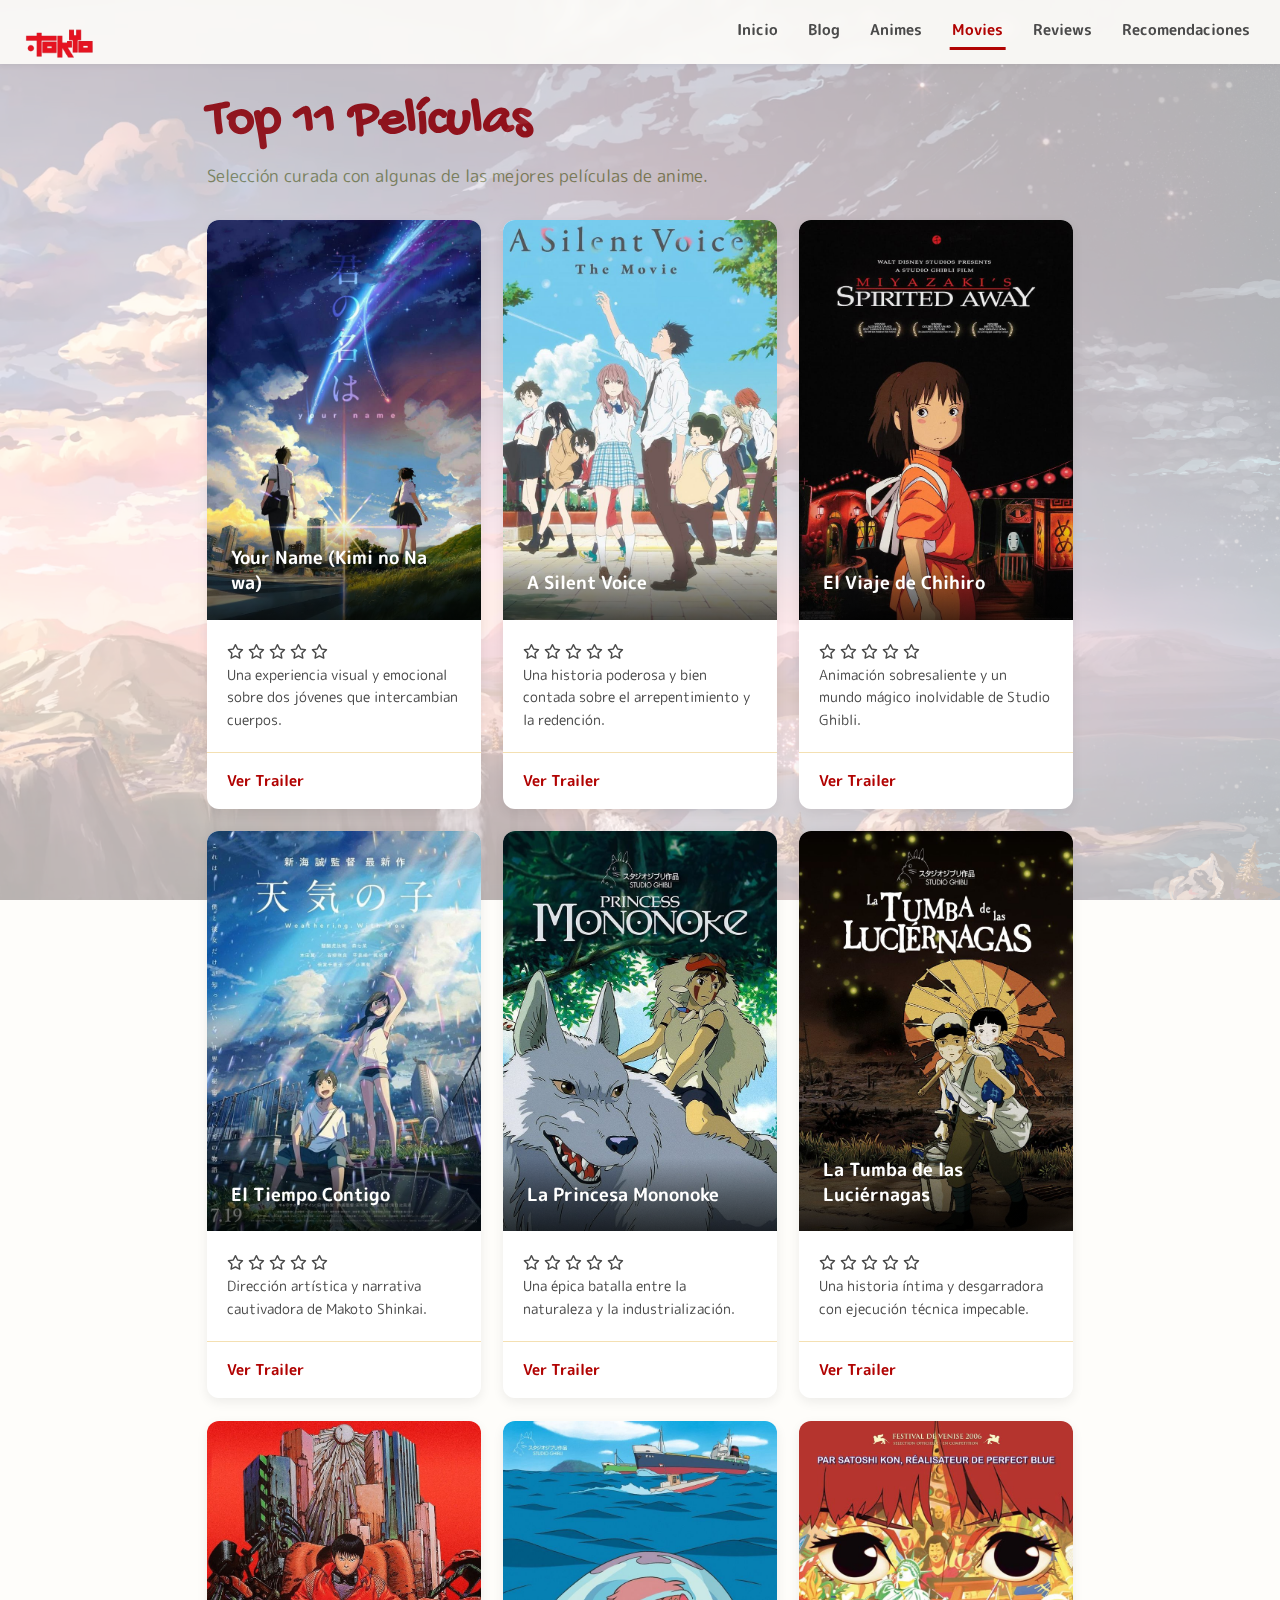
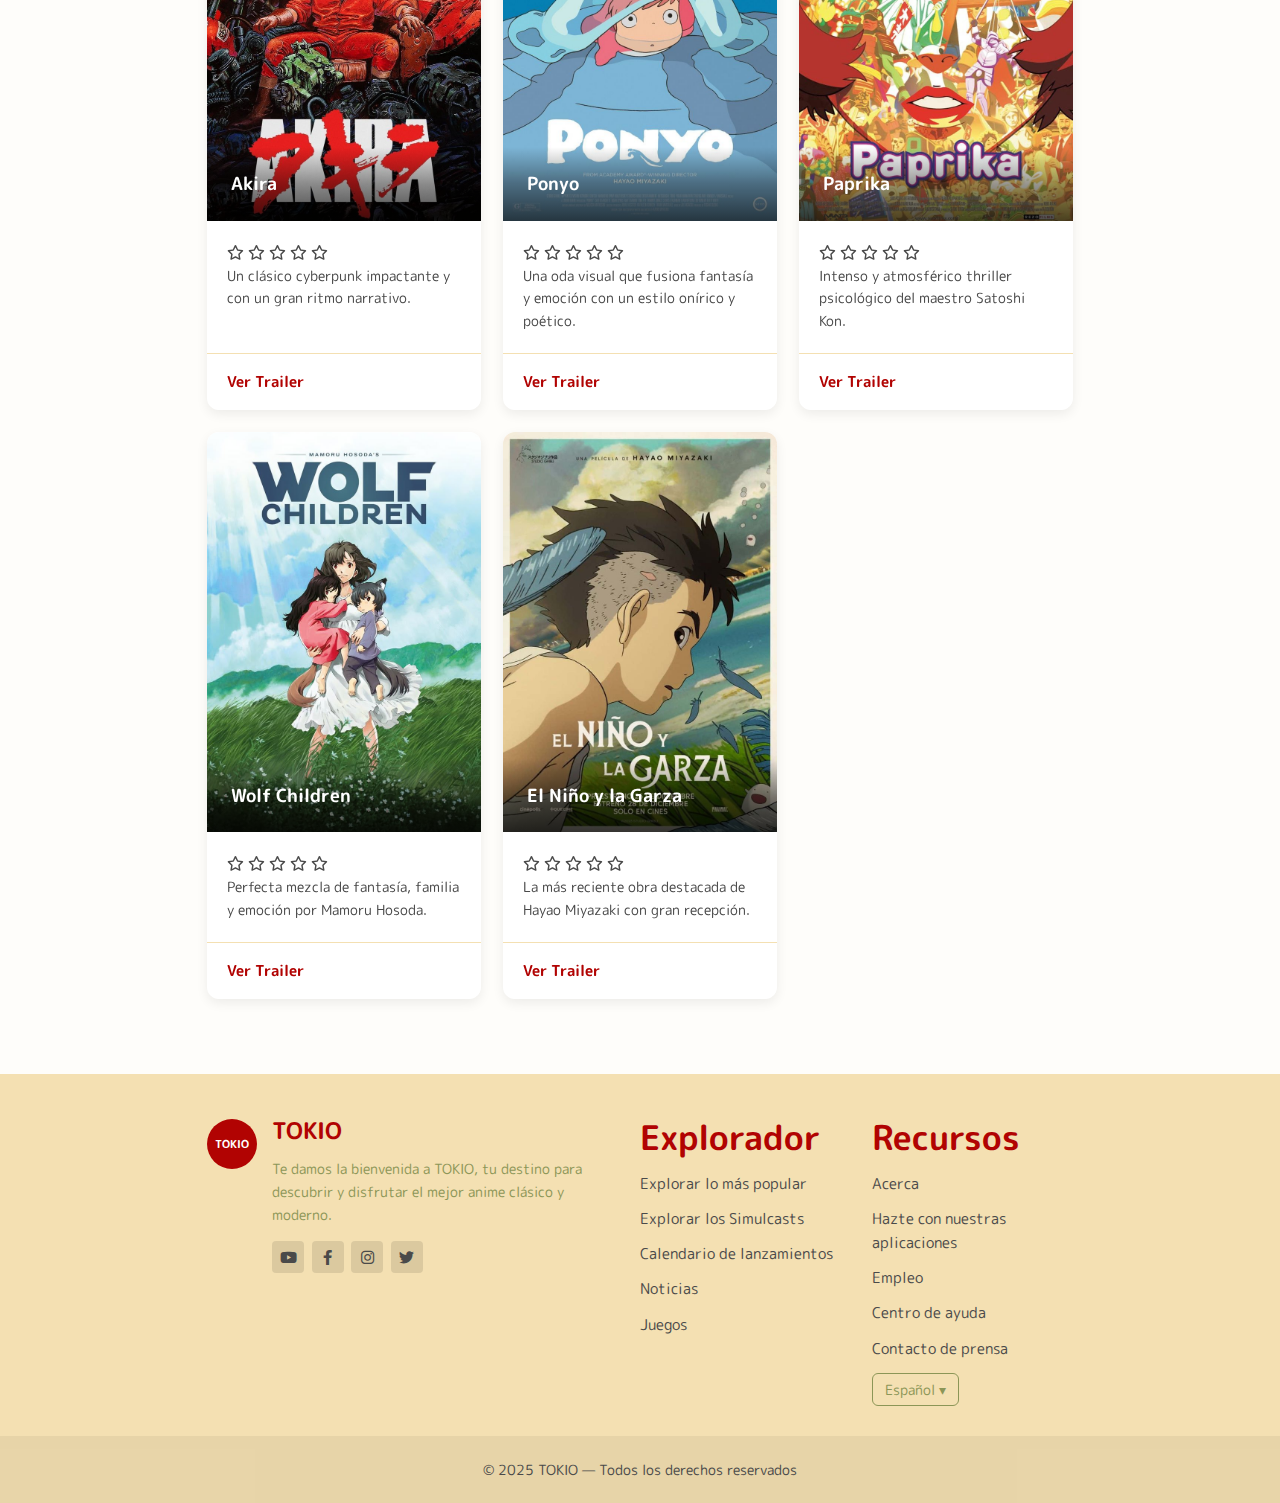
<file: movies.html>
<!DOCTYPE html>
<html lang="es">
<head>
    <meta charset="UTF-8">
    <meta name="viewport" content="width=device-width, initial-scale=1.0">
    <title>Anime Movies - Tokyo Site</title>
    
    <link rel="stylesheet" href="https://cdnjs.cloudflare.com/ajax/libs/materialize/1.0.0/css/materialize.min.css">
    
    <link rel="stylesheet" href="https://cdnjs.cloudflare.com/ajax/libs/font-awesome/6.0.0/css/all.min.css" integrity="sha512-9usAa10IRO0HhonpyAIVpjrylPvoDwiPUiKdWk5t3PyolY1cOd4DSE0Ga+ri4AuTroPR5aQvXU9xC6qOPnzFeg==" crossorigin="anonymous" referrerpolicy="no-referrer" />
    
    <style>
        /* --- Contenido de css/globals.css --- */

        /* 1. IMPORTACIÓN DE FUENTES */
        @import url('https://fonts.googleapis.com/css2?family=Gochi+Hand&family=M+PLUS+Rounded+1c:wght@400;700&display=swap');

        :root {
            --color-primary: #b10302;
            --color-secondary: #8c9657;
            --color-accent: #f4e0b2;
            --color-background: #fefdfa;
            --color-white: #ffffff;
            --color-text: #4a4a4a;
            --color-text-muted: #8c9657;
            
            --font-body: 'M PLUS Rounded 1c', sans-serif;
            --font-heading: 'Gochi Hand', cursive;
        }

        /* 2. RESET Y GLOBALES */
        body {
            font-family: var(--font-body);
            background-color: var(--color-background);
            color: var(--color-text);
            line-height: 1.6;
            margin: 0;
            padding-top: 60px; /* Espacio para la nav fija */
        }

        h1, h2, h3, h4, h5, h6 {
            margin-top: 0;
            font-weight: 700;
        }

        h1 {
            font-family: var(--font-heading);
            font-size: 3.5rem;
            color: var(--color-primary);
            line-height: 1.2;
        }

        h2 {
            font-family: var(--font-heading);
            font-size: 2.5rem;
            color: var(--color-text);
            border-bottom: 2px solid var(--color-accent);
            padding-bottom: 5px;
            margin-bottom: 15px;
        }

        h3 {
            font-size: 1.25rem;
            color: var(--color-text);
        }

        a {
            color: var(--color-primary);
            text-decoration: none;
        }

        a:hover {
            text-decoration: underline;
        }

        img {
            max-width: 100%;
            height: auto;
            display: block;
        }

        .container {
            max-width: 1200px;
            margin: 0 auto;
            padding: 2rem 1rem;
        }

        .muted {
            color: var(--color-text-muted);
            font-size: 0.95rem;
        }

        section {
            margin-bottom: 3rem;
        }
        
        /* Ajuste para subtítulo de H1 */
        .container > .muted {
            font-size: 1.1rem;
            margin-top: -1rem;
            margin-bottom: 2rem;
            display: block;
        }

        /* 3. BARRA DE NAVEGACIÓN (SOBREESCRIBIENDO MATERIALIZE) */
        nav {
            position: fixed;
            top: 0;
            width: 100%;
            z-index: 100;
            background-color: rgba(254, 253, 250, 0.9);
            backdrop-filter: blur(5px);
            -webkit-backdrop-filter: blur(5px);
            box-shadow: 0 2px 5px rgba(0,0,0,0.05);
        }

        nav .nav-wrapper {
            background-color: transparent !important; 
            padding: 0 1rem;
        }

        nav .brand-logo {
            color: var(--color-primary) !important;
            font-family: var(--font-body);
            font-weight: 700;
            font-size: 1.8rem !important;
        }

        /* 4. ESTILOS PARA MENÚ HAMBURGUESA CUSTOM */
        .nav-menu {
            display: flex;
            list-style: none;
            margin: 0;
            padding: 0;
            float: right; 
        }

        .nav-menu li a {
            display: block;
            padding: 0 15px;
            line-height: 60px;
            color: var(--color-text) !important;
            font-size: 1rem;
            font-weight: 700;
            text-decoration: none;
            transition: color 0.3s ease;
            position: relative;
        }

        .nav-menu li a:hover {
            color: var(--color-primary) !important;
            text-decoration: none;
        }

        .nav-menu li a.active {
            color: var(--color-primary) !important;
        }

        .nav-menu li a.active::after {
            content: '';
            display: block;
            width: 70%;
            height: 3px;
            background: var(--color-primary);
            position: absolute;
            bottom: 10px;
            left: 50%;
            transform: translateX(-50%);
        }

        /* 5. LÓGICA DEL HAMBURGUESA (MÓVIL) */
        .nav-toggle {
            display: none;
        }

        .nav-hamburger {
            display: none;
            cursor: pointer;
            position: absolute;
            right: 20px;
            top: 50%;
            transform: translateY(-50%);
            z-index: 101;
        }

        .nav-hamburger span {
            display: block;
            width: 25px;
            height: 3px;
            background: var(--color-text);
            margin: 5px 0;
            transition: all 0.3s ease;
        }

        /* 6. RESPONSIVE NAV */
        @media (max-width: 992px) {
            .nav-menu {
                display: none;
                flex-direction: column;
                position: absolute;
                top: 60px;
                left: 0;
                width: 100%;
                background-color: var(--color-background);
                box-shadow: 0 4px 8px rgba(0,0,0,0.1);
            }
            .nav-menu li a {
                line-height: 50px;
                width: 100%;
                text-align: center;
                border-bottom: 1px solid var(--color-accent);
            }
            .nav-menu li a.active::after {
                display: none;
            }
            .nav-hamburger {
                display: block;
            }
            .nav-toggle:checked ~ .nav-menu {
                display: flex;
            }
            .nav-toggle:checked ~ .nav-hamburger span:nth-child(1) {
                transform: rotate(45deg) translate(5px, 5px);
            }
            .nav-toggle:checked ~ .nav-hamburger span:nth-child(2) {
                opacity: 0;
            }
            .nav-toggle:checked ~ .nav-hamburger span:nth-child(3) {
                transform: rotate(-45deg) translate(7px, -7px);
            }
        }
        
        /* --- Contenido de css/theme-vintage.css --- */

        /* 1. GRID DE PELÍCULAS (AJUSTE CON CSS GRID) */
        .movies-grid { 
            display: grid;
            gap: 1.5rem; 
            grid-template-columns: repeat(1, 1fr); 
        }
        
        @media (min-width: 601px) {
            .movies-grid {
                grid-template-columns: repeat(2, 1fr); 
            }
        }

        @media (min-width: 993px) {
            .movies-grid {
                grid-template-columns: repeat(3, 1fr); 
            }
        }

        /* 2. ESTILOS DE TARJETAS (OVERRIDE MATERIALIZE) */
        .card {
            background: var(--color-white) !important;
            border-radius: 12px !important;
            box-shadow: 0 4px 12px rgba(0, 0, 0, 0.07) !important;
            margin: 0 !important; 
            display: flex;
            flex-direction: column;
            height: 100%; 
            transition: all 0.3s ease;
        }
        
        .card:hover {
            box-shadow: 0 8px 16px rgba(0, 0, 0, 0.1) !important;
            transform: translateY(-5px);
        }

        .card .card-image {
            border-radius: 12px 12px 0 0;
            overflow: hidden;
            position: relative;
        }
        
        .card .card-image img {
            height: 400px; 
            object-fit: cover;
            width: 100%;
        }
        
        .card .card-image .card-title {
            font-family: var(--font-body);
            font-weight: 700;
            font-size: 1.2rem !important;
            line-height: 1.4 !important;
            width: 100%;
            background: linear-gradient(0deg, rgba(0,0,0,0.7) 0%, rgba(0,0,0,0.4) 50%, rgba(0,0,0,0) 100%);
        }

        .card .card-content {
            flex-grow: 1; 
            padding: 20px !important;
        }
        
        .card .card-content p {
            color: var(--color-text);
            line-height: 1.6;
            font-size: 0.95rem;
        }

        .card .card-action {
            background-color: transparent !important;
            border-top: 1px solid var(--color-accent) !important;
            padding: 16px 20px !important;
        }
        
        .card .card-action a {
            color: var(--color-primary) !important;
            font-weight: 700;
            text-transform: none !important;
            font-size: 1rem;
        }
        .card .card-action a:hover {
            color: var(--color-text) !important;
        }

        /* 3. FOOTER (Estilos reutilizados) */
        .site-footer {
            background-color: var(--color-accent);
            color: var(--color-text);
            padding-top: 3rem;
            margin-top: 3rem;
        }

        .footer-container {
            display: flex;
            flex-wrap: wrap;
            justify-content: space-between;
            gap: 2rem;
            max-width: 1200px;
            margin: 0 auto;
            padding: 0 1rem;
        }

        .footer-left {
            flex: 2;
            min-width: 250px;
        }

        .footer-brand {
            display: flex;
            align-items: flex-start;
            gap: 1rem;
        }

        .footer-logo {
            display: flex;
            align-items: center;
            justify-content: center;
            width: 50px;
            height: 50px;
            min-width: 50px;
            background-color: var(--color-primary);
            border-radius: 50%;
        }
        .footer-logo::before {
            content: "TOKIO";
            font-family: var(--font-body);
            font-weight: 700;
            font-size: 0.7rem;
            color: var(--color-white);
            text-align: center;
            line-height: 1;
        }

        .footer-brand h3 {
            font-family: var(--font-body);
            font-size: 1.5rem;
            color: var(--color-primary);
            margin-bottom: 0.5rem;
        }

        .socials {
            display: flex;
            gap: 0.5rem;
            margin-top: 1rem;
        }
        
        /* **PASO 3: Ajuste CSS para iconos** */
        .socials a {
            display: inline-flex; /* Usamos flex para centrar el icono */
            align-items: center;
            justify-content: center;
            width: 32px; /* Un poco más grande para el icono */
            height: 32px;
            background-color: rgba(0,0,0,0.1);
            color: var(--color-text);
            border-radius: 4px;
            text-decoration: none;
            transition: background-color 0.3s;
            font-size: 1rem; /* Tamaño del icono */
        }

        .socials a:hover {
            background-color: var(--color-primary);
            color: var(--color-white);
        }

        .footer-col {
            flex: 1;
            min-width: 160px;
        }

        .footer-col h4 {
            font-family: var(--font-body);
            color: var(--color-primary);
            margin-bottom: 1rem;
        }

        .footer-col ul {
            list-style: none;
            padding: 0;
            margin: 0;
        }

        .footer-col li {
            margin-bottom: 0.75rem;
        }

        .footer-col a {
            color: var(--color-text);
            text-decoration: none;
        }
        .footer-col a:hover {
            color: var(--color-primary);
            text-decoration: underline;
        }

        .lang-btn {
            background: transparent;
            border: 1px solid var(--color-text-muted);
            color: var(--color-text-muted);
    
            padding: 8px 12px;
            border-radius: 6px;
            cursor: pointer;
            font-family: var(--font-body);
            font-size: 0.9rem;
        }

        .lang-btn:hover {
            background: var(--color-text-muted);
            color: var(--color-white);
        }
          body::before {
              content: '';
              position: fixed;
              top: 0;
              left: 0;
              width: 100vw;
              height: 100vh;
              background-image: url('fondo 1.jpg');
              background-size: cover;
              background-position: center;
              opacity: 0.30;
              z-index: 0;
              pointer-events: none;
        }

        .footer-bottom {
    
            text-align: center;
            padding: 1.5rem 1rem;
            margin-top: 2rem;
            background-color: rgba(0, 0, 0, 0.05);
            font-size: 0.9rem;
        }
    </style>
</head>
<body>
    <nav>
        <div class="nav-wrapper">
           <a href="index.html" class="brand-logo" style="display:flex;align-items:center;gap:10px;">
                <img src="IMG_1870-removebg-preview.png" alt="Logo Tokio" style="height:90px;width:auto;object-fit:contain;">
            </a>
            <input id="nav-toggle" class="nav-toggle" type="checkbox">
            <label for="nav-toggle" class="nav-hamburger" aria-hidden="true">
                <span></span><span></span><span></span>
            </label>
            <ul class="nav-menu">
                <li><a href="index.html">Inicio</a></li>
                <li><a href="blog.html">Blog</a></li>
                <li><a href="animes.html">Animes</a></li>
                <li><a href="movies.html" class="active">Movies</a></li>
                <li><a href="reviews.html">Reviews</a></li>
                <li><a href="recommendations.html">Recomendaciones</a></li>
            </ul>
        </div>
    </nav>

    <div class="container">
        <h1>Top 11 Películas</h1>
        <p class="muted">Selección curada con algunas de las mejores películas de anime.</p>
        
        <div class="movies-grid"> 
            
            <div class="card">
                <div class="card-image">
                    <img src="Your Name.jpg" alt="Your Name">
                    <span class="card-title">Your Name (Kimi no Na wa)</span>
                </div>
                <div class="card-content">
                    <div class="star-rating" aria-label="Puntuar película">
                        <i class="fa-regular fa-star" data-value="1" tabindex="0"></i>
                        <i class="fa-regular fa-star" data-value="2" tabindex="0"></i>
                        <i class="fa-regular fa-star" data-value="3" tabindex="0"></i>
                        <i class="fa-regular fa-star" data-value="4" tabindex="0"></i>
                        <i class="fa-regular fa-star" data-value="5" tabindex="0"></i>
                    </div>
                    <p>Una experiencia visual y emocional sobre dos jóvenes que intercambian cuerpos.</p>
                </div>
                <div class="card-action">
                    <a href="https://www.youtube.com/watch?v=qz0TDMd_cB0">Ver Trailer</a>
                </div>
            </div>
            
            <div class="card">
                <div class="card-image">
                   <img src="A Silent Voice.jpg" alt="A Silent Voice">
                    <span class="card-title">A Silent Voice</span>
                </div>
                <div class="card-content">
                    <div class="star-rating" aria-label="Puntuar película">
                        <i class="fa-regular fa-star" data-value="1" tabindex="0"></i>
                        <i class="fa-regular fa-star" data-value="2" tabindex="0"></i>
                        <i class="fa-regular fa-star" data-value="3" tabindex="0"></i>
                        <i class="fa-regular fa-star" data-value="4" tabindex="0"></i>
                        <i class="fa-regular fa-star" data-value="5" tabindex="0"></i>
                    </div>
                    <p>Una historia poderosa y bien contada sobre el arrepentimiento y la redención.</p>
                </div>
                <div class="card-action">
                    <a href="https://www.youtube.com/watch?v=nfK6UgLra7g">Ver Trailer</a>
                </div>
            </div>
            
            <div class="card">
                <div class="card-image">
                   <img src="el viaje de chihiro.jpg" alt="El viaje de chihiro">
                    <span class="card-title">El Viaje de Chihiro</span>
                </div>
                <div class="card-content">
                    <div class="star-rating" aria-label="Puntuar película">
                        <i class="fa-regular fa-star" data-value="1" tabindex="0"></i>
                        <i class="fa-regular fa-star" data-value="2" tabindex="0"></i>
                        <i class="fa-regular fa-star" data-value="3" tabindex="0"></i>
                        <i class="fa-regular fa-star" data-value="4" tabindex="0"></i>
                        <i class="fa-regular fa-star" data-value="5" tabindex="0"></i>
                    </div>
                    <p>Animación sobresaliente y un mundo mágico inolvidable de Studio Ghibli.</p>
                </div>
                <div class="card-action">
                    <a href="https://www.youtube.com/watch?v=5Fgq4Osh6XQ">Ver Trailer</a>
                </div>
            </div>
            
            <div class="card">
                <div class="card-image">
                   <img src="El Tiempo Contigo.jpg" alt="El Tiempo Contigo">
                    <span class="card-title">El Tiempo Contigo</span>
                </div>
                <div class="card-content">
                    <div class="star-rating" aria-label="Puntuar película">
                        <i class="fa-regular fa-star" data-value="1" tabindex="0"></i>
                        <i class="fa-regular fa-star" data-value="2" tabindex="0"></i>
                        <i class="fa-regular fa-star" data-value="3" tabindex="0"></i>
                        <i class="fa-regular fa-star" data-value="4" tabindex="0"></i>
                        <i class="fa-regular fa-star" data-value="5" tabindex="0"></i>
                    </div>
                    <p>Dirección artística y narrativa cautivadora de Makoto Shinkai.</p>
                </div>
                <div class="card-action">
                    <a href="https://www.youtube.com/watch?v=dwHXIY-h2fA">Ver Trailer</a>
                </div>
            </div>
            
            <div class="card">
                <div class="card-image">
                   <img src="La Princesa Mononoke.jpg" alt="La Princesa Mononoke">
                    <span class="card-title">La Princesa Mononoke</span>
                </div>
                <div class="card-content">
                     <div class="star-rating" aria-label="Puntuar película">
                        <i class="fa-regular fa-star" data-value="1" tabindex="0"></i>
                        <i class="fa-regular fa-star" data-value="2" tabindex="0"></i>
                        <i class="fa-regular fa-star" data-value="3" tabindex="0"></i>
                        <i class="fa-regular fa-star" data-value="4" tabindex="0"></i>
                        <i class="fa-regular fa-star" data-value="5" tabindex="0"></i>
                    </div>
                    <p>Una épica batalla entre la naturaleza y la industrialización.</p>
                </div>
                <div class="card-action">
                    <a href="https://www.youtube.com/watch?v=k0uBtRm44o8">Ver Trailer</a>
                </div>
            </div>
            
            <div class="card">
                <div class="card-image">
                   <img src="La Tumba de las Luciérnagas.jpg" alt="La Tumba de las Luciérnagas">
                    <span class="card-title">La Tumba de las Luciérnagas</span>
                </div>
                <div class="card-content">
                     <div class="star-rating" aria-label="Puntuar película">
                        <i class="fa-regular fa-star" data-value="1" tabindex="0"></i>
                        <i class="fa-regular fa-star" data-value="2" tabindex="0"></i>
                        <i class="fa-regular fa-star" data-value="3" tabindex="0"></i>
                        <i class="fa-regular fa-star" data-value="4" tabindex="0"></i>
                        <i class="fa-regular fa-star" data-value="5" tabindex="0"></i>
                    </div>
                    <p>Una historia íntima y desgarradora con ejecución técnica impecable.</p>
                </div>
                <div class="card-action">
                    <a href="https://www.youtube.com/watch?v=oTUush1wXL0">Ver Trailer</a>
                </div>
            </div>
            
            <div class="card">
                <div class="card-image">
                    <img src="Akira.jpg" alt="Akira">
                    <span class="card-title">Akira</span>
                </div>
                <div class="card-content">
                     <div class="star-rating" aria-label="Puntuar película">
                        <i class="fa-regular fa-star" data-value="1" tabindex="0"></i>
                        <i class="fa-regular fa-star" data-value="2" tabindex="0"></i>
                        <i class="fa-regular fa-star" data-value="3" tabindex="0"></i>
                        <i class="fa-regular fa-star" data-value="4" tabindex="0"></i>
                        <i class="fa-regular fa-star" data-value="5" tabindex="0"></i>
                    </div>
                    <p>Un clásico cyberpunk impactante y con un gran ritmo narrativo.</p>
                </div>
                <div class="card-action">
                    <a href="https://www.youtube.com/watch?v=vvnNpjH93NU">Ver Trailer</a>
                </div>
            </div>
            
            <div class="card">
                <div class="card-image">
                    <img src="Ponyo.jpg" alt="Ponyo">
                    <span class="card-title">Ponyo</span>
                </div>
                <div class="card-content">
                     <div class="star-rating" aria-label="Puntuar película">
                        <i class="fa-regular fa-star" data-value="1" tabindex="0"></i>
                        <i class="fa-regular fa-star" data-value="2" tabindex="0"></i>
                        <i class="fa-regular fa-star" data-value="3" tabindex="0"></i>
                        <i class="fa-regular fa-star" data-value="4" tabindex="0"></i>
                        <i class="fa-regular fa-star" data-value="5" tabindex="0"></i>
                    </div>
                    <p>Una oda visual que fusiona fantasía y emoción con un estilo onírico y poético.</p>
                </div>
                <div class="card-action">
                    <a href="https://www.youtube.com/watch?v=CsR3KVgBzSM">Ver Trailer</a>
                </div>
            </div>
            
            <div class="card">
                <div class="card-image">
                    <img src="Paprika.jpg" alt="Paprika">
                    <span class="card-title">Paprika</span>
                </div>
                <div class="card-content">
                     <div class="star-rating" aria-label="Puntuar película">
                        <i class="fa-regular fa-star" data-value="1" tabindex="0"></i>
                        <i class="fa-regular fa-star" data-value="2" tabindex="0"></i>
                        <i class="fa-regular fa-star" data-value="3" tabindex="0"></i>
                        <i class="fa-regular fa-star" data-value="4" tabindex="0"></i>
                        <i class="fa-regular fa-star" data-value="5" tabindex="0"></i>
                    </div>
                    <p>Intenso y atmosférico thriller psicológico del maestro Satoshi Kon.</p>
                </div>
                <div class="card-action">
                    <a href="https://www.youtube.com/watch?v=PIUqozzyW2k">Ver Trailer</a>
                </div>
            </div>

            <div class="card">
                <div class="card-image">
                    <img src="Wolf Children.jpg" alt="Wolf Children">
                    <span class="card-title">Wolf Children</span>
                </div>
                <div class="card-content">
                     <div class="star-rating" aria-label="Puntuar película">
                        <i class="fa-regular fa-star" data-value="1" tabindex="0"></i>
                        <i class="fa-regular fa-star" data-value="2" tabindex="0"></i>
                        <i class="fa-regular fa-star" data-value="3" tabindex="0"></i>
                        <i class="fa-regular fa-star" data-value="4" tabindex="0"></i>
                        <i class="fa-regular fa-star" data-value="5" tabindex="0"></i>
                    </div>
                    <p>Perfecta mezcla de fantasía, familia y emoción por Mamoru Hosoda.</p>
                </div>
                <div class="card-action">
                    <a href="https://www.youtube.com/watch?v=SmhtOXCmTSY">Ver Trailer</a>
                </div>
            </div>

            <div class="card">
                <div class="card-image">
                    <img src="El Niño y la Garza.jpg" alt="El Niño y la Garza">
                    <span class="card-title">El Niño y la Garza</span>
                </div>
                <div class="card-content">
                     <div class="star-rating" aria-label="Puntuar película">
                        <i class="fa-regular fa-star" data-value="1" tabindex="0"></i>
                        <i class="fa-regular fa-star" data-value="2" tabindex="0"></i>
                        <i class="fa-regular fa-star" data-value="3" tabindex="0"></i>
                        <i class="fa-regular fa-star" data-value="4" tabindex="0"></i>
                        <i class="fa-regular fa-star" data-value="5" tabindex="0"></i>
                    </div>
                    <p>La más reciente obra destacada de Hayao Miyazaki con gran recepción.</p>
                </div>
                <div class="card-action">
                    <a href="https://www.youtube.com/watch?v=oDIbOWgADr8">Ver Trailer</a>
                </div>
            </div>

        </div> 
    </div>

    <footer class="site-footer">
        <div class="container footer-container">
            <div class="footer-left">
                <div class="footer-brand">
                    <div class="footer-logo"></div>
                    <div>
                        <h3>TOKIO</h3>
                        <p class="muted">Te damos la bienvenida a TOKIO, tu destino para descubrir y disfrutar el mejor anime clásico y moderno.</p>
                        <div class="socials">
                            <a href="https://www.youtube.com" aria-label="YouTube" target="_blank" rel="noopener"><i class="fab fa-youtube"></i></a>
                            <a href="https://www.facebook.com" aria-label="Facebook" target="_blank" rel="noopener"><i class="fab fa-facebook-f"></i></a>
                            <a href="https://www.instagram.com" aria-label="Instagram" target="_blank" rel="noopener"><i class="fab fa-instagram"></i></a>
                            <a href="https://x.com" aria-label="X" target="_blank" rel="noopener"><i class="fab fa-twitter"></i></a> 
                        </div>
                    </div>
                </div>
            </div>
            <div class="footer-col">
                <h4>Explorador</h4>
                <ul>
                    <li><a href="#">Explorar lo más popular</a></li>
                    <li><a href="#">Explorar los Simulcasts</a></li>
                    <li><a href="#">Calendario de lanzamientos</a></li>
                    <li><a href="#">Noticias</a></li>
                    <li><a href="#">Juegos</a></li>
                </ul>
            </div>
            <div class="footer-col">
                <h4>Recursos</h4>
                <ul>
                    <li><a href="#">Acerca</a></li>
                    <li><a href="#">Hazte con nuestras aplicaciones</a></li>
                    <li><a href="#">Empleo</a></li>
                    <li><a href="#">Centro de ayuda</a></li>
                    <li><a href="#">Contacto de prensa</a></li>
                </ul>
                <div style="margin-top:12px;"><button class="lang-btn">Español ▾</button></div>
            </div>
        </div>
    <div class="footer-bottom">© 2025 TOKIO — Todos los derechos reservados</div>
    </footer>
    
    <script src="https://cdnjs.cloudflare.com/ajax/libs/materialize/1.0.0/js/materialize.min.js"></script>
    <script>
    // Interactividad para estrellas de puntuación (FontAwesome 6 fix)
    document.addEventListener('DOMContentLoaded', function() {
        document.querySelectorAll('.star-rating').forEach(function(rating) {
            let current = 0;
            const stars = rating.querySelectorAll('i');
            // Click para seleccionar
            stars.forEach((star, idx) => {
                star.addEventListener('click', function() {
                    current = idx + 1;
                    updateStars();
                });
                // Hover visual
                star.addEventListener('mouseenter', function() {
                    highlightStars(idx + 1);
                });
                star.addEventListener('mouseleave', function() {
                    highlightStars(current);
                });
                // Accesibilidad: teclado
                star.addEventListener('keydown', function(e) {
                    if(e.key === 'Enter' || e.key === ' '){
                        current = idx + 1;
                        updateStars();
                        e.preventDefault();
                    }
                });
            });
            rating.addEventListener('mouseleave', function() {
                highlightStars(current);
            });
            function updateStars() {
                stars.forEach((s, i) => {
                    if(i < current){
                        s.classList.add('fa-solid');
                        s.classList.remove('fa-regular');
                    }else{
                        s.classList.add('fa-regular');
                        s.classList.remove('fa-solid');
                    }
                });
            }
            function highlightStars(n) {
                stars.forEach((s, i) => {
                    if(i < n){
                        s.classList.add('fa-solid');
                        s.classList.remove('fa-regular');
                    }else{
                        s.classList.add('fa-regular');
                        s.classList.remove('fa-solid');
                    }
                });
            }
        });
    });
    </script>
</body>
</html>
</file>
